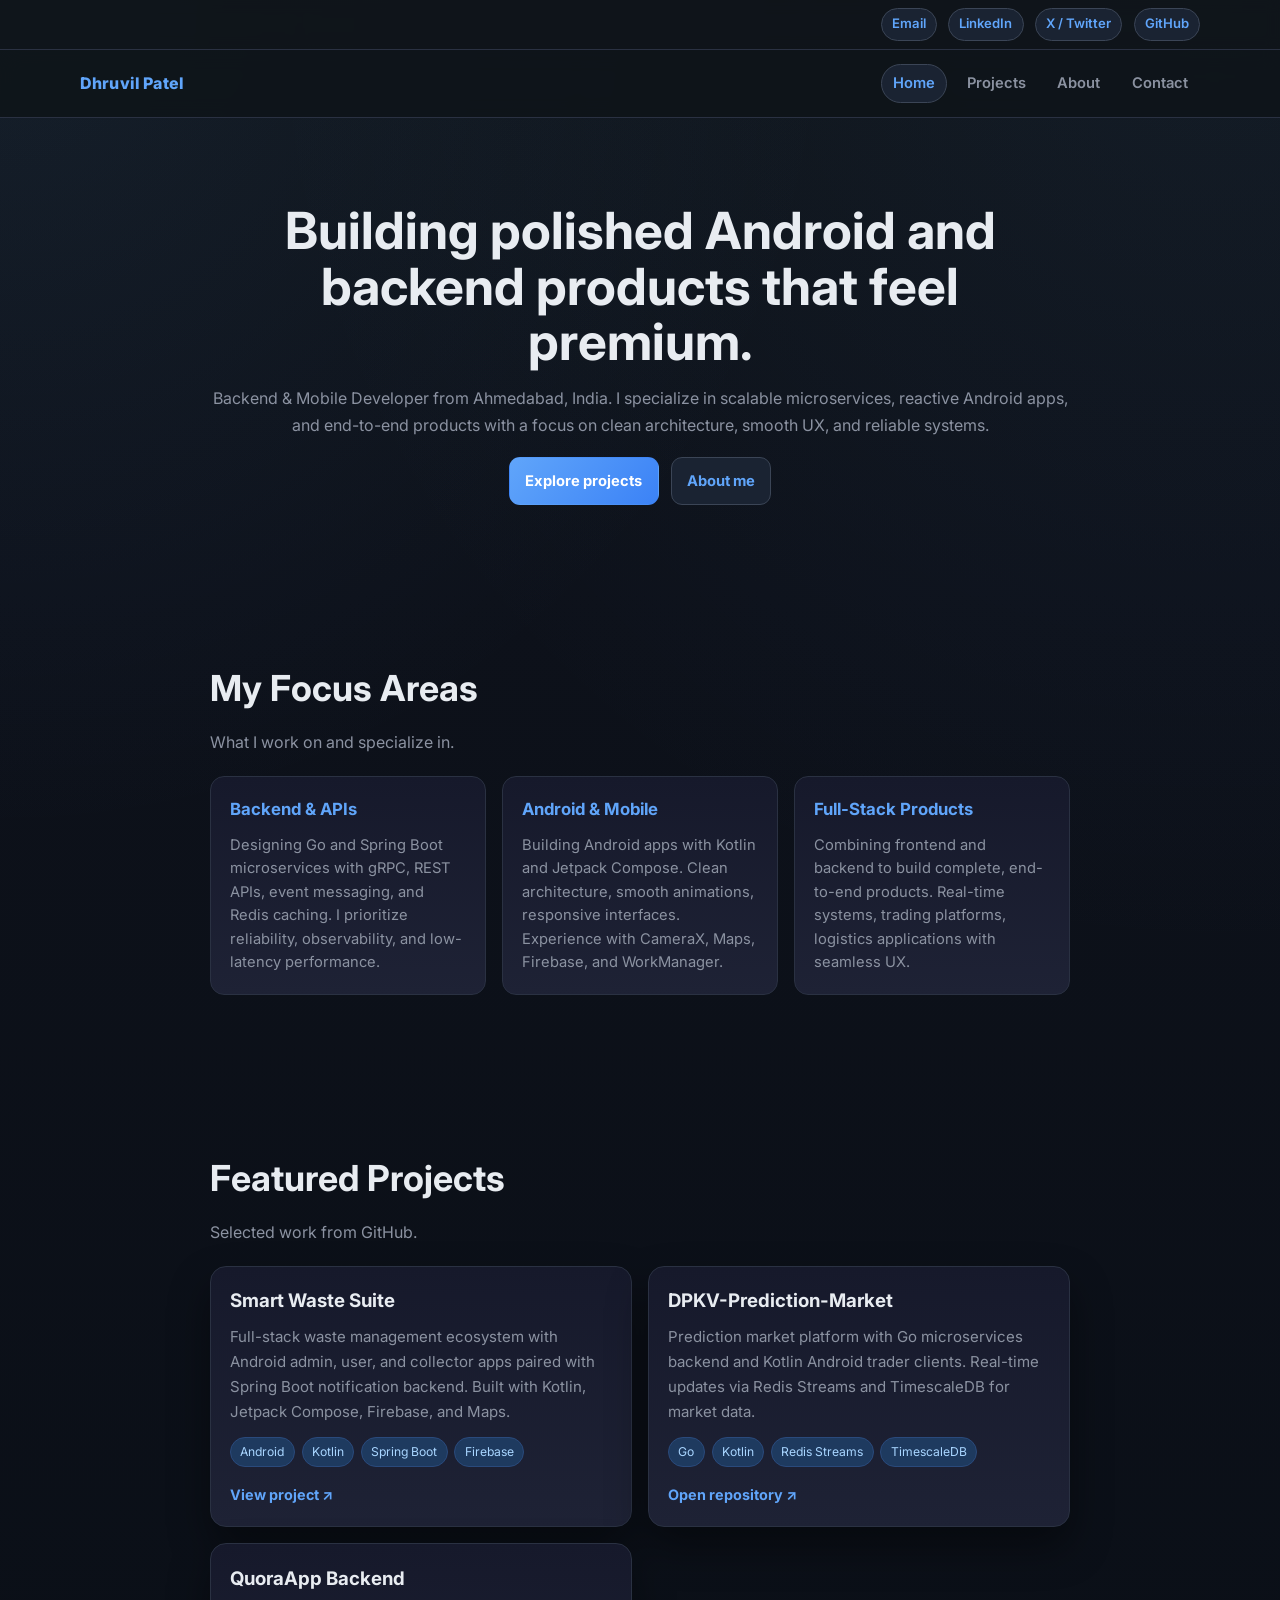
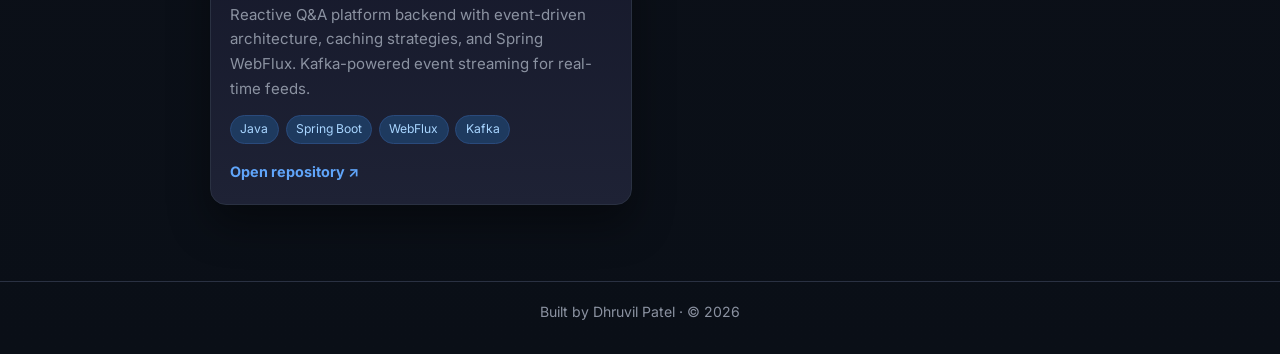
<file: index.html>
<!DOCTYPE html>
<html lang="en">
<head>
  <meta charset="UTF-8" />
  <meta name="viewport" content="width=device-width, initial-scale=1.0" />
  <meta name="description" content="Dhruvil Patel portfolio with multi-page experience, modern warm UI, and key GitHub projects including Uber-Project and Smart Waste Suite." />
  <title>Dhruvil Patel | Portfolio</title>
  <link rel="preconnect" href="https://fonts.googleapis.com" />
  <link rel="preconnect" href="https://fonts.gstatic.com" crossorigin />
  <link href="https://fonts.googleapis.com/css2?family=Inter:wght@400;500;600;700;800&display=swap" rel="stylesheet" />
  <link rel="stylesheet" href="styles.css" />
</head>
<body>
  <div class="top-socials">
    <div class="container">
      <a class="pill" href="mailto:pateldhruvil2303@gmail.com">Email</a>
      <a class="pill" href="https://www.linkedin.com/in/dhruvil-patel-507301285/" target="_blank" rel="noopener noreferrer">LinkedIn</a>
      <a class="pill" href="https://x.com/DHRUVIL23033" target="_blank" rel="noopener noreferrer">X / Twitter</a>
      <a class="pill" href="https://github.com/DHRUVILPATEL2303" target="_blank" rel="noopener noreferrer">GitHub</a>
    </div>
  </div>

  <header>
    <nav class="container" aria-label="Main navigation">
      <a class="brand" href="index.html">Dhruvil Patel</a>
      <div class="links">
        <a class="active" href="index.html">Home</a>
        <a href="projects.html">Projects</a>
        <a href="about.html">About</a>
        <a href="contact.html">Contact</a>
      </div>
    </nav>
  </header>

  <main>
    <section class="hero">
      <div class="container single-col hero-simple">
        <h1>Building polished Android and backend products that feel premium.</h1>
        <p class="subtitle">
          Backend &amp; Mobile Developer from Ahmedabad, India. I specialize in scalable microservices, reactive Android apps, and end-to-end products with a focus on clean architecture, smooth UX, and reliable systems.
        </p>
        <div class="cta">
          <a class="btn primary" href="projects.html">Explore projects</a>
          <a class="btn" href="about.html">About me</a>
        </div>
      </div>
    </section>

    <section>
      <div class="container single-col">
        <h2>My Focus Areas</h2>
        <p class="lead">What I work on and specialize in.</p>
        <div class="focus-grid">
          <article class="focus-card">
            <h3>Backend &amp; APIs</h3>
            <p>Designing Go and Spring Boot microservices with gRPC, REST APIs, event messaging, and Redis caching. I prioritize reliability, observability, and low-latency performance.</p>
          </article>
          <article class="focus-card">
            <h3>Android &amp; Mobile</h3>
            <p>Building Android apps with Kotlin and Jetpack Compose. Clean architecture, smooth animations, responsive interfaces. Experience with CameraX, Maps, Firebase, and WorkManager.</p>
          </article>
          <article class="focus-card">
            <h3>Full-Stack Products</h3>
            <p>Combining frontend and backend to build complete, end-to-end products. Real-time systems, trading platforms, logistics applications with seamless UX.</p>
          </article>
        </div>
      </div>
    </section>

    <section>
      <div class="container single-col">
        <h2>Featured Projects</h2>
        <p class="lead">Selected work from GitHub.</p>
        <div class="featured-grid">
          <article class="panel project">
            <h3>Smart Waste Suite</h3>
            <p>Full-stack waste management ecosystem with Android admin, user, and collector apps paired with Spring Boot notification backend. Built with Kotlin, Jetpack Compose, Firebase, and Maps.</p>
            <div class="chips">
              <span class="chip">Android</span><span class="chip">Kotlin</span><span class="chip">Spring Boot</span><span class="chip">Firebase</span>
            </div>
            <div class="project-links"><a href="projects.html#smart-waste-suite">View project ↗</a></div>
          </article>

          <article class="panel project">
            <h3>DPKV-Prediction-Market</h3>
            <p>Prediction market platform with Go microservices backend and Kotlin Android trader clients. Real-time updates via Redis Streams and TimescaleDB for market data.</p>
            <div class="chips">
              <span class="chip">Go</span><span class="chip">Kotlin</span><span class="chip">Redis Streams</span><span class="chip">TimescaleDB</span>
            </div>
            <div class="project-links"><a href="https://github.com/DHRUVILPATEL2303/DPKV-Prediction-Market" target="_blank" rel="noopener noreferrer">Open repository ↗</a></div>
          </article>

          <article class="panel project">
            <h3>QuoraApp Backend</h3>
            <p>Reactive Q&amp;A platform backend with event-driven architecture, caching strategies, and Spring WebFlux. Kafka-powered event streaming for real-time feeds.</p>
            <div class="chips">
              <span class="chip">Java</span><span class="chip">Spring Boot</span><span class="chip">WebFlux</span><span class="chip">Kafka</span>
            </div>
            <div class="project-links"><a href="https://github.com/DHRUVILPATEL2303/QuoraApp_Backend_Spring_boot" target="_blank" rel="noopener noreferrer">Open repository ↗</a></div>
          </article>
        </div>
      </div>
    </section>
  </main>

  <footer>
    <div class="container">Built by Dhruvil Patel · © <span data-year></span></div>
  </footer>

  <script src="script.js"></script>
</body>
</html>
</file>
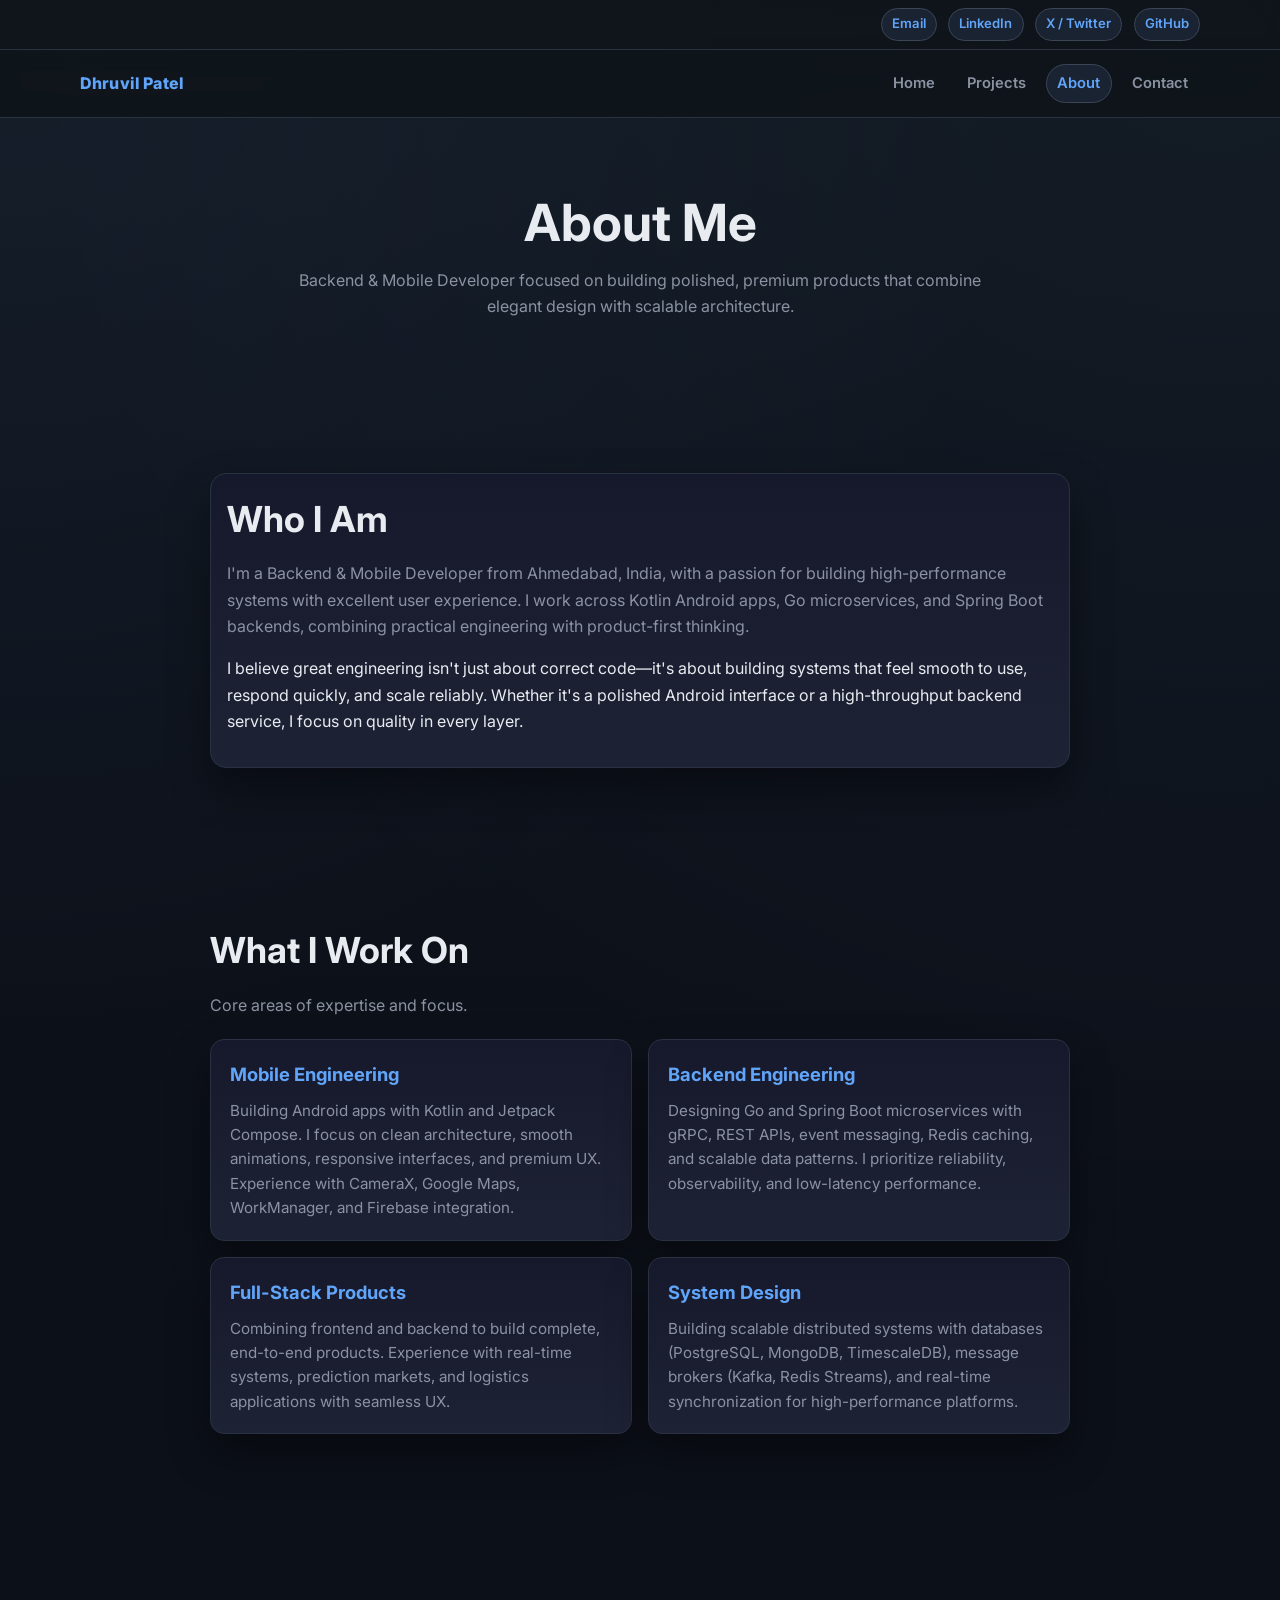
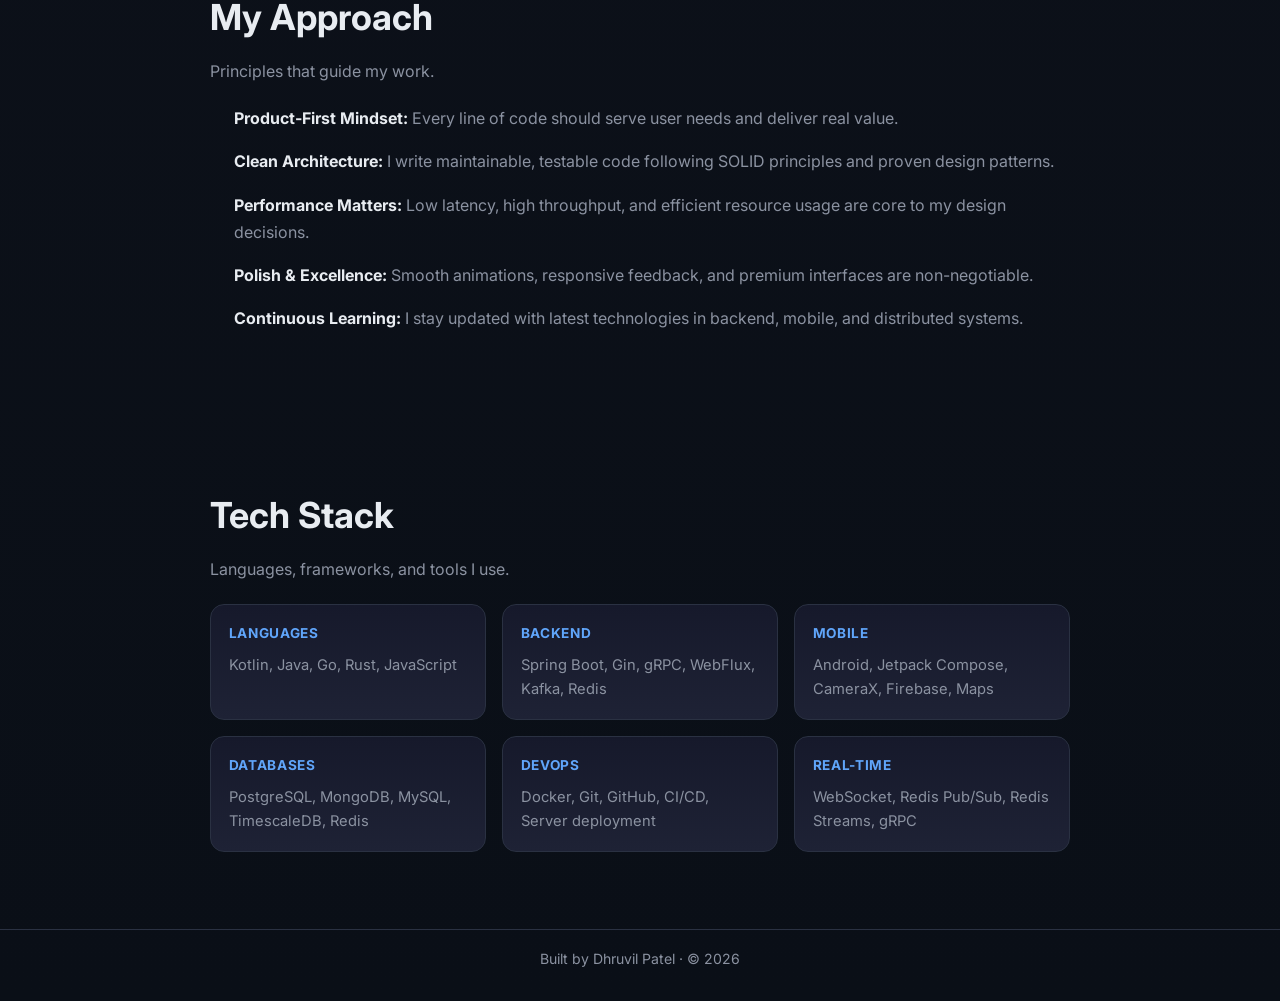
<file: about.html>
<!DOCTYPE html>
<html lang="en">
<head>
  <meta charset="UTF-8" />
  <meta name="viewport" content="width=device-width, initial-scale=1.0" />
  <meta name="description" content="About Dhruvil Patel - Android and backend developer with focus on clean architecture and high-quality user experience." />
  <title>About | Dhruvil Patel</title>
  <link rel="preconnect" href="https://fonts.googleapis.com" />
  <link rel="preconnect" href="https://fonts.gstatic.com" crossorigin />
  <link href="https://fonts.googleapis.com/css2?family=Inter:wght@400;500;600;700;800&display=swap" rel="stylesheet" />
  <link rel="stylesheet" href="styles.css" />
</head>
<body>
  <div class="top-socials">
    <div class="container">
      <a class="pill" href="mailto:pateldhruvil2303@gmail.com">Email</a>
      <a class="pill" href="https://www.linkedin.com/in/dhruvil-patel-507301285/" target="_blank" rel="noopener noreferrer">LinkedIn</a>
      <a class="pill" href="https://x.com/DHRUVIL23033" target="_blank" rel="noopener noreferrer">X / Twitter</a>
      <a class="pill" href="https://github.com/DHRUVILPATEL2303" target="_blank" rel="noopener noreferrer">GitHub</a>
    </div>
  </div>

  <header>
    <nav class="container" aria-label="Main navigation">
      <a class="brand" href="index.html">Dhruvil Patel</a>
      <div class="links">
        <a href="index.html">Home</a>
        <a href="projects.html">Projects</a>
        <a class="active" href="about.html">About</a>
        <a href="contact.html">Contact</a>
      </div>
    </nav>
  </header>

  <main>
    <section class="page-hero">
      <div class="container single-col">
        <h1>About Me</h1>
        <p>Backend &amp; Mobile Developer focused on building polished, premium products that combine elegant design with scalable architecture.</p>
      </div>
    </section>

    <section>
      <div class="container single-col">
        <article class="panel">
          <h2>Who I Am</h2>
          <p class="lead">
            I'm a Backend &amp; Mobile Developer from Ahmedabad, India, with a passion for building high-performance systems with excellent user experience. I work across Kotlin Android apps, Go microservices, and Spring Boot backends, combining practical engineering with product-first thinking.
          </p>
          <p>
            I believe great engineering isn't just about correct code—it's about building systems that feel smooth to use, respond quickly, and scale reliably. Whether it's a polished Android interface or a high-throughput backend service, I focus on quality in every layer.
          </p>
        </article>
      </div>
    </section>

    <section>
      <div class="container single-col">
        <h2>What I Work On</h2>
        <p class="lead">Core areas of expertise and focus.</p>
        <div class="grid">
          <article class="panel skill-highlight">
            <h3>Mobile Engineering</h3>
            <p>
              Building Android apps with Kotlin and Jetpack Compose. I focus on clean architecture, smooth animations, responsive interfaces, and premium UX.
              Experience with CameraX, Google Maps, WorkManager, and Firebase integration.
            </p>
          </article>
          <article class="panel skill-highlight">
            <h3>Backend Engineering</h3>
            <p>
              Designing Go and Spring Boot microservices with gRPC, REST APIs, event messaging, Redis caching, and scalable data patterns. I prioritize reliability, observability, and low-latency performance.
            </p>
          </article>
          <article class="panel skill-highlight">
            <h3>Full-Stack Products</h3>
            <p>
              Combining frontend and backend to build complete, end-to-end products. Experience with real-time systems, prediction markets, and logistics applications with seamless UX.
            </p>
          </article>
          <article class="panel skill-highlight">
            <h3>System Design</h3>
            <p>
              Building scalable distributed systems with databases (PostgreSQL, MongoDB, TimescaleDB), message brokers (Kafka, Redis Streams), and real-time synchronization for high-performance platforms.
            </p>
          </article>
        </div>
      </div>
    </section>

    <section>
      <div class="container single-col">
        <h2>My Approach</h2>
        <p class="lead">Principles that guide my work.</p>
        <ul class="approach-list">
          <li><strong>Product-First Mindset:</strong> Every line of code should serve user needs and deliver real value.</li>
          <li><strong>Clean Architecture:</strong> I write maintainable, testable code following SOLID principles and proven design patterns.</li>
          <li><strong>Performance Matters:</strong> Low latency, high throughput, and efficient resource usage are core to my design decisions.</li>
          <li><strong>Polish &amp; Excellence:</strong> Smooth animations, responsive feedback, and premium interfaces are non-negotiable.</li>
          <li><strong>Continuous Learning:</strong> I stay updated with latest technologies in backend, mobile, and distributed systems.</li>
        </ul>
      </div>
    </section>

    <section>
      <div class="container single-col">
        <h2>Tech Stack</h2>
        <p class="lead">Languages, frameworks, and tools I use.</p>
        <div class="tech-grid">
          <div class="tech-group">
            <h3>Languages</h3>
            <p>Kotlin, Java, Go, Rust, JavaScript</p>
          </div>
          <div class="tech-group">
            <h3>Backend</h3>
            <p>Spring Boot, Gin, gRPC, WebFlux, Kafka, Redis</p>
          </div>
          <div class="tech-group">
            <h3>Mobile</h3>
            <p>Android, Jetpack Compose, CameraX, Firebase, Maps</p>
          </div>
          <div class="tech-group">
            <h3>Databases</h3>
            <p>PostgreSQL, MongoDB, MySQL, TimescaleDB, Redis</p>
          </div>
          <div class="tech-group">
            <h3>DevOps</h3>
            <p>Docker, Git, GitHub, CI/CD, Server deployment</p>
          </div>
          <div class="tech-group">
            <h3>Real-Time</h3>
            <p>WebSocket, Redis Pub/Sub, Redis Streams, gRPC</p>
          </div>
        </div>
      </div>
    </section>
  </main>

  <footer>
    <div class="container">Built by Dhruvil Patel · © <span data-year></span></div>
  </footer>

  <script src="script.js"></script>
</body>
</html>
</file>
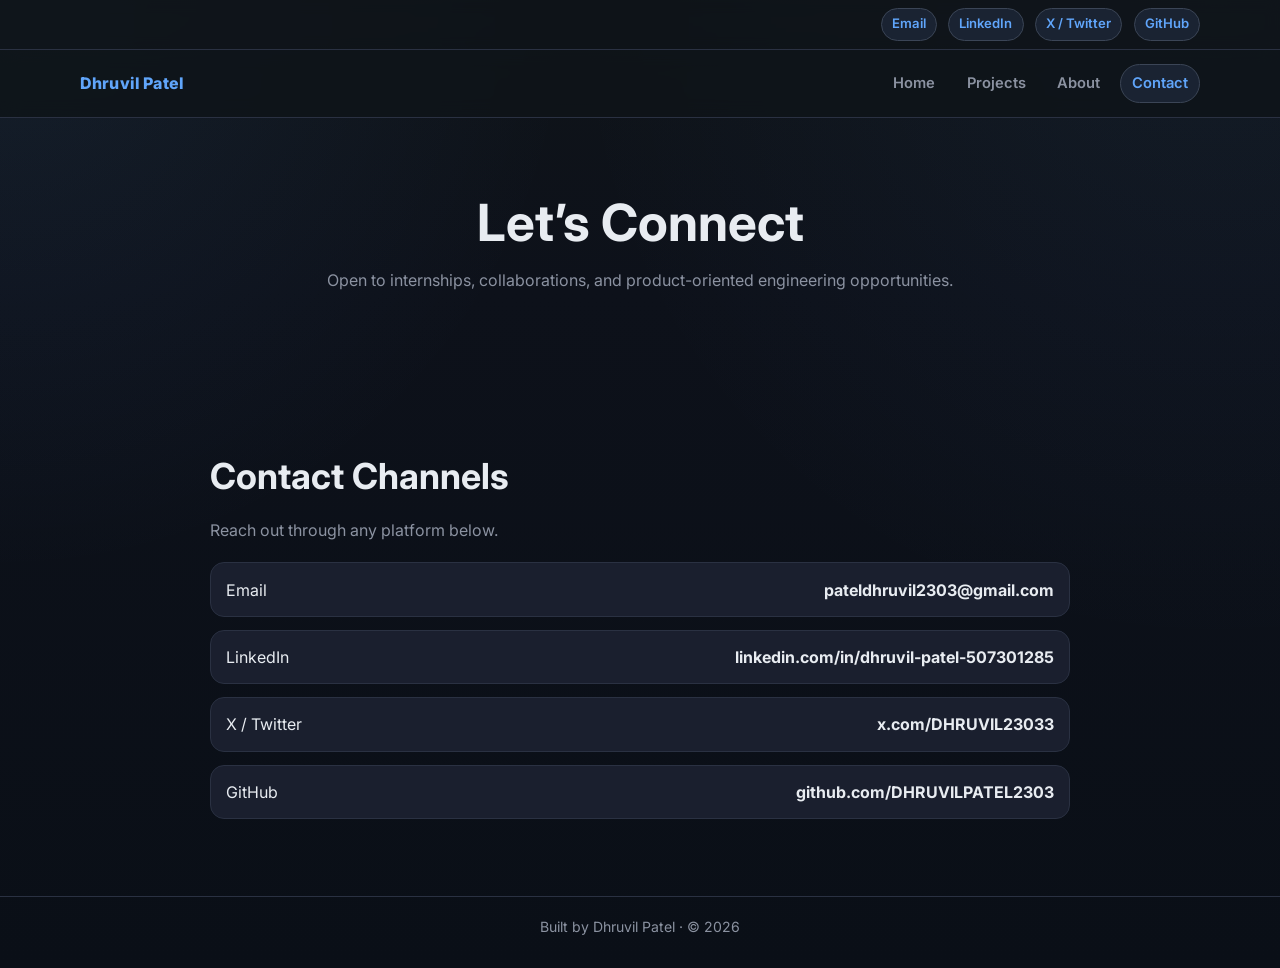
<file: contact.html>
<!DOCTYPE html>
<html lang="en">
<head>
  <meta charset="UTF-8" />
  <meta name="viewport" content="width=device-width, initial-scale=1.0" />
  <meta name="description" content="Contact Dhruvil Patel for internships, collaboration, and backend/mobile product development opportunities." />
  <title>Contact | Dhruvil Patel</title>
  <link rel="preconnect" href="https://fonts.googleapis.com" />
  <link rel="preconnect" href="https://fonts.gstatic.com" crossorigin />
  <link href="https://fonts.googleapis.com/css2?family=Inter:wght@400;500;600;700;800&display=swap" rel="stylesheet" />
  <link rel="stylesheet" href="styles.css" />
</head>
<body>
  <div class="top-socials">
    <div class="container">
      <a class="pill" href="mailto:pateldhruvil2303@gmail.com">Email</a>
      <a class="pill" href="https://www.linkedin.com/in/dhruvil-patel-507301285/" target="_blank" rel="noopener noreferrer">LinkedIn</a>
      <a class="pill" href="https://x.com/DHRUVIL23033" target="_blank" rel="noopener noreferrer">X / Twitter</a>
      <a class="pill" href="https://github.com/DHRUVILPATEL2303" target="_blank" rel="noopener noreferrer">GitHub</a>
    </div>
  </div>

  <header>
    <nav class="container" aria-label="Main navigation">
      <a class="brand" href="index.html">Dhruvil Patel</a>
      <div class="links">
        <a href="index.html">Home</a>
        <a href="projects.html">Projects</a>
        <a href="about.html">About</a>
        <a class="active" href="contact.html">Contact</a>
      </div>
    </nav>
  </header>

  <main>
    <section class="page-hero">
      <div class="container single-col">
        <h1>Let’s Connect</h1>
        <p>Open to internships, collaborations, and product-oriented engineering opportunities.</p>
      </div>
    </section>

    <section>
      <div class="container single-col">
        <h2>Contact Channels</h2>
        <p class="lead">Reach out through any platform below.</p>
        <div class="contact-grid">
          <a href="mailto:pateldhruvil2303@gmail.com"><span>Email</span><strong>pateldhruvil2303@gmail.com</strong></a>
          <a href="https://www.linkedin.com/in/dhruvil-patel-507301285/" target="_blank" rel="noopener noreferrer"><span>LinkedIn</span><strong>linkedin.com/in/dhruvil-patel-507301285</strong></a>
          <a href="https://x.com/DHRUVIL23033" target="_blank" rel="noopener noreferrer"><span>X / Twitter</span><strong>x.com/DHRUVIL23033</strong></a>
          <a href="https://github.com/DHRUVILPATEL2303" target="_blank" rel="noopener noreferrer"><span>GitHub</span><strong>github.com/DHRUVILPATEL2303</strong></a>
        </div>
      </div>
    </section>
  </main>

  <footer>
    <div class="container">Built by Dhruvil Patel · © <span data-year></span></div>
  </footer>

  <script src="script.js"></script>
</body>
</html>
</file>
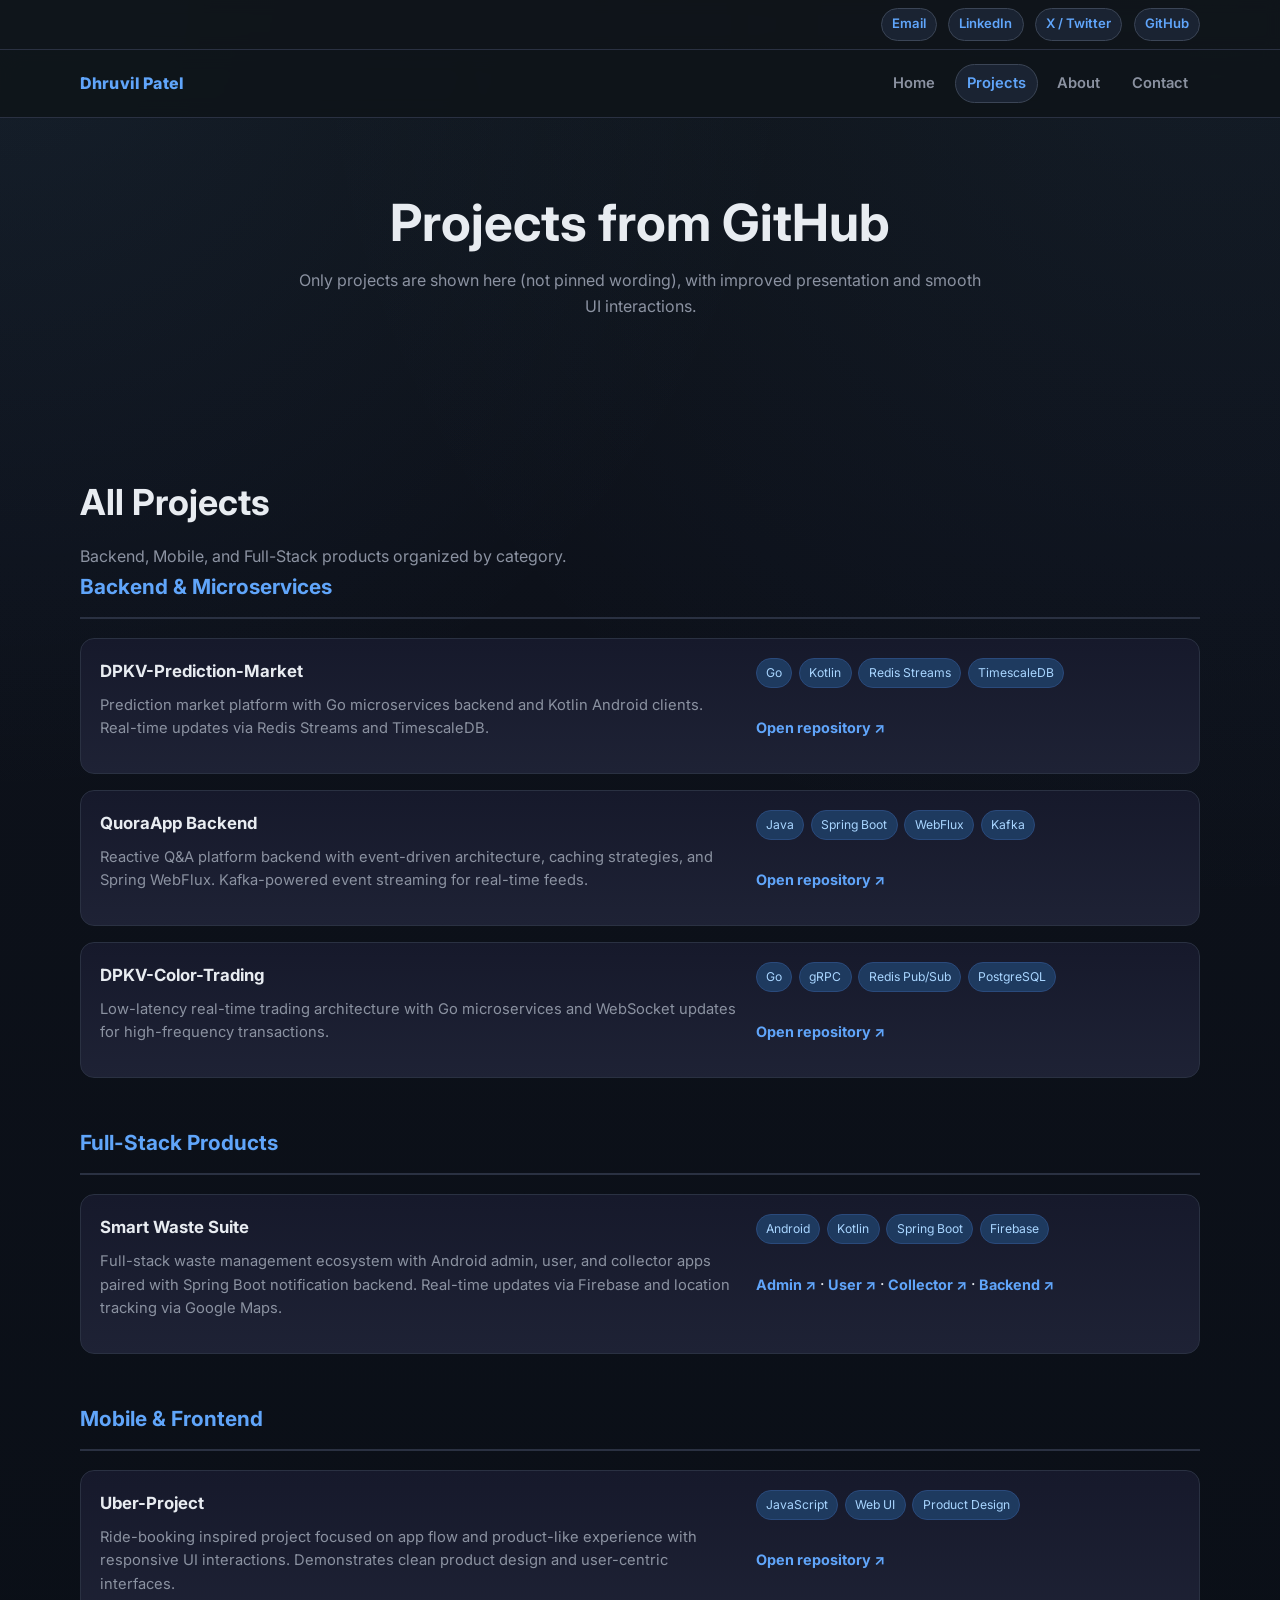
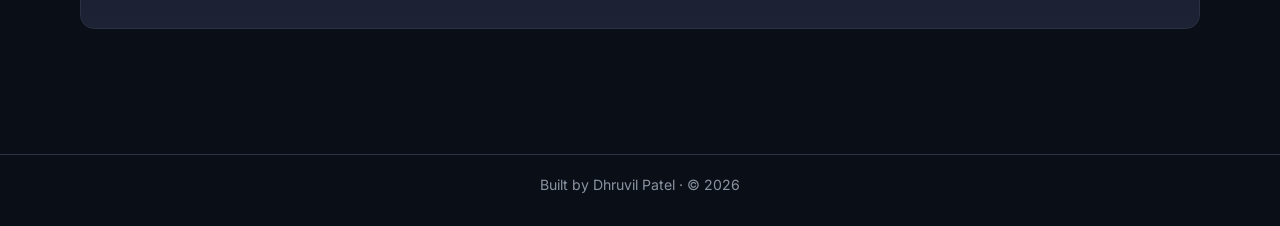
<file: projects.html>
<!DOCTYPE html>
<html lang="en">
<head>
  <meta charset="UTF-8" />
  <meta name="viewport" content="width=device-width, initial-scale=1.0" />
  <meta name="description" content="Project portfolio of Dhruvil Patel with Uber-Project, Smart Waste Suite, and backend/mobile system projects from GitHub." />
  <title>Projects | Dhruvil Patel</title>
  <link rel="preconnect" href="https://fonts.googleapis.com" />
  <link rel="preconnect" href="https://fonts.gstatic.com" crossorigin />
  <link href="https://fonts.googleapis.com/css2?family=Inter:wght@400;500;600;700;800&display=swap" rel="stylesheet" />
  <link rel="stylesheet" href="styles.css" />
</head>
<body>
  <div class="top-socials">
    <div class="container">
      <a class="pill" href="mailto:pateldhruvil2303@gmail.com">Email</a>
      <a class="pill" href="https://www.linkedin.com/in/dhruvil-patel-507301285/" target="_blank" rel="noopener noreferrer">LinkedIn</a>
      <a class="pill" href="https://x.com/DHRUVIL23033" target="_blank" rel="noopener noreferrer">X / Twitter</a>
      <a class="pill" href="https://github.com/DHRUVILPATEL2303" target="_blank" rel="noopener noreferrer">GitHub</a>
    </div>
  </div>

  <header>
    <nav class="container" aria-label="Main navigation">
      <a class="brand" href="index.html">Dhruvil Patel</a>
      <div class="links">
        <a href="index.html">Home</a>
        <a class="active" href="projects.html">Projects</a>
        <a href="about.html">About</a>
        <a href="contact.html">Contact</a>
      </div>
    </nav>
  </header>

  <main>
    <section class="page-hero">
      <div class="container single-col">
        <h1>Projects from GitHub</h1>
        <p>Only projects are shown here (not pinned wording), with improved presentation and smooth UI interactions.</p>
      </div>
    </section>

    <section>
      <div class="container">
        <h2>All Projects</h2>
        <p class="lead">Backend, Mobile, and Full-Stack products organized by category.</p>

        <div class="project-section">
          <h3 class="category-title">Backend &amp; Microservices</h3>
          <div class="projects-table">
            <article class="project-row">
              <div class="project-info">
                <h4>DPKV-Prediction-Market</h4>
                <p>Prediction market platform with Go microservices backend and Kotlin Android clients. Real-time updates via Redis Streams and TimescaleDB.</p>
              </div>
              <div class="project-meta">
                <div class="chips">
                  <span class="chip">Go</span><span class="chip">Kotlin</span><span class="chip">Redis Streams</span><span class="chip">TimescaleDB</span>
                </div>
                <div class="project-links"><a href="https://github.com/DHRUVILPATEL2303/DPKV-Prediction-Market" target="_blank" rel="noopener noreferrer">Open repository ↗</a></div>
              </div>
            </article>

            <article class="project-row">
              <div class="project-info">
                <h4>QuoraApp Backend</h4>
                <p>Reactive Q&amp;A platform backend with event-driven architecture, caching strategies, and Spring WebFlux. Kafka-powered event streaming for real-time feeds.</p>
              </div>
              <div class="project-meta">
                <div class="chips">
                  <span class="chip">Java</span><span class="chip">Spring Boot</span><span class="chip">WebFlux</span><span class="chip">Kafka</span>
                </div>
                <div class="project-links"><a href="https://github.com/DHRUVILPATEL2303/QuoraApp_Backend_Spring_boot" target="_blank" rel="noopener noreferrer">Open repository ↗</a></div>
              </div>
            </article>

            <article class="project-row">
              <div class="project-info">
                <h4>DPKV-Color-Trading</h4>
                <p>Low-latency real-time trading architecture with Go microservices and WebSocket updates for high-frequency transactions.</p>
              </div>
              <div class="project-meta">
                <div class="chips">
                  <span class="chip">Go</span><span class="chip">gRPC</span><span class="chip">Redis Pub/Sub</span><span class="chip">PostgreSQL</span>
                </div>
                <div class="project-links"><a href="https://github.com/DHRUVILPATEL2303/DPKV-Color-Trading" target="_blank" rel="noopener noreferrer">Open repository ↗</a></div>
              </div>
            </article>
          </div>
        </div>

        <div class="project-section">
          <h3 class="category-title">Full-Stack Products</h3>
          <div class="projects-table">
            <article class="project-row" id="smart-waste-suite">
              <div class="project-info">
                <h4>Smart Waste Suite</h4>
                <p>Full-stack waste management ecosystem with Android admin, user, and collector apps paired with Spring Boot notification backend. Real-time updates via Firebase and location tracking via Google Maps.</p>
              </div>
              <div class="project-meta">
                <div class="chips">
                  <span class="chip">Android</span><span class="chip">Kotlin</span><span class="chip">Spring Boot</span><span class="chip">Firebase</span>
                </div>
                <div class="project-links">
                  <a href="https://github.com/DHRUVILPATEL2303/SmartWaste-Admin" target="_blank" rel="noopener noreferrer">Admin ↗</a> · 
                  <a href="https://github.com/DHRUVILPATEL2303/SmartWaste-User" target="_blank" rel="noopener noreferrer">User ↗</a> · 
                  <a href="https://github.com/DHRUVILPATEL2303/SmartWaste-Waste-Collector" target="_blank" rel="noopener noreferrer">Collector ↗</a> · 
                  <a href="https://github.com/DHRUVILPATEL2303/Smart_Waste_Notification_Backend_Spring_boot" target="_blank" rel="noopener noreferrer">Backend ↗</a>
                </div>
              </div>
            </article>
          </div>
        </div>

        <div class="project-section">
          <h3 class="category-title">Mobile &amp; Frontend</h3>
          <div class="projects-table">
            <article class="project-row">
              <div class="project-info">
                <h4>Uber-Project</h4>
                <p>Ride-booking inspired project focused on app flow and product-like experience with responsive UI interactions. Demonstrates clean product design and user-centric interfaces.</p>
              </div>
              <div class="project-meta">
                <div class="chips">
                  <span class="chip">JavaScript</span><span class="chip">Web UI</span><span class="chip">Product Design</span>
                </div>
                <div class="project-links"><a href="https://github.com/DHRUVILPATEL2303/Uber-Project" target="_blank" rel="noopener noreferrer">Open repository ↗</a></div>
              </div>
            </article>
          </div>
        </div>
      </div>
    </section>
  </main>

  <footer>
    <div class="container">Built by Dhruvil Patel · © <span data-year></span></div>
  </footer>

  <script src="script.js"></script>
</body>
</html>
</file>
<file: styles.css>
:root {
  --bg: #0f1419;
  --bg-soft: #1a1f2e;
  --surface: #16192b;
  --surface-2: #1e2235;
  --text: #e8ecf1;
  --muted: #8b92a1;
  --line: #2a3142;
  --brand: #60a5fa;
  --brand-dark: #3b82f6;
  --shadow: 0 20px 40px rgba(0, 0, 0, 0.4);
  --max: 1120px;
}

* { box-sizing: border-box; }

html { scroll-behavior: smooth; }

body {
  margin: 0;
  font-family: Inter, system-ui, -apple-system, Segoe UI, Roboto, sans-serif;
  color: var(--text);
  background:
    radial-gradient(circle at 0% 0%, rgba(96, 165, 250, 0.08), transparent 36%),
    radial-gradient(circle at 95% 0%, rgba(96, 165, 250, 0.06), transparent 42%),
    linear-gradient(180deg, var(--bg), #0d111a 30%, #0a0f17 100%);
  line-height: 1.65;
}

.container { width: min(100% - 2rem, var(--max)); margin: 0 auto; }

.top-socials {
  border-bottom: 1px solid var(--line);
  background: rgba(15, 20, 25, 0.82);
  backdrop-filter: blur(7px);
}

.top-socials .container {
  padding: 0.5rem 0;
  display: flex;
  align-items: center;
  justify-content: flex-end;
  gap: 0.7rem;
  flex-wrap: wrap;
}

.pill {
  text-decoration: none;
  color: var(--brand);
  font-weight: 600;
  font-size: 0.82rem;
  border: 1px solid #3b4556;
  border-radius: 999px;
  padding: 0.28rem 0.64rem;
  background: #1a2332;
  transition: transform .22s ease, box-shadow .22s ease, border-color .22s ease;
}

.pill:hover {
  transform: translateY(-2px);
  border-color: #4a5568;
  box-shadow: 0 8px 18px rgba(96, 165, 250, 0.12);
}

header {
  position: sticky;
  top: 0;
  z-index: 30;
  border-bottom: 1px solid var(--line);
  background: rgba(15, 20, 25, 0.86);
  backdrop-filter: blur(10px);
}

nav {
  display: flex;
  align-items: center;
  justify-content: space-between;
  gap: 1rem;
  padding: 0.9rem 0;
}

.brand {
  text-decoration: none;
  color: var(--brand);
  font-weight: 800;
  letter-spacing: 0.01em;
}

.links { display: flex; gap: 0.5rem; flex-wrap: wrap; }

.links a {
  text-decoration: none;
  color: var(--muted);
  font-weight: 600;
  font-size: 0.92rem;
  padding: 0.4rem 0.68rem;
  border-radius: 999px;
  border: 1px solid transparent;
}

.links a:hover, .links a.active {
  border-color: #3b4556;
  color: var(--brand);
  background: #1a2332;
}

main { min-height: calc(100vh - 188px); }
section { padding: 4.8rem 0; animation: enter .7s ease both; }

.hero { padding-top: 5.3rem; }

.hero-simple {
  text-align: center;
  max-width: 820px;
}

h1 {
  font-size: clamp(2.1rem, 4vw, 3.7rem);
  line-height: 1.08;
  margin: 0 0 1rem;
}

h2 {
  margin: 0 0 0.7rem;
  font-size: clamp(1.6rem, 2.8vw, 2.4rem);
}

.lead, .subtitle { color: var(--muted); margin: 0; }

.cta { margin-top: 1.2rem; display: flex; gap: 0.75rem; flex-wrap: wrap; justify-content: center; }

.btn {
  display: inline-flex;
  align-items: center;
  justify-content: center;
  text-decoration: none;
  font-weight: 700;
  font-size: 0.92rem;
  border-radius: 11px;
  padding: 0.68rem 0.95rem;
  border: 1px solid #3b4556;
  color: var(--brand);
  background: #1a2332;
  transition: transform .23s ease, box-shadow .23s ease, background .23s ease;
}

.btn:hover { transform: translateY(-2px); box-shadow: 0 9px 20px rgba(96, 165, 250, 0.2); }

.btn.primary {
  border-color: transparent;
  color: #fff;
  background: linear-gradient(130deg, #60a5fa, var(--brand-dark));
}

.panel {
  border: 1px solid var(--line);
  border-radius: 16px;
  padding: 1rem;
  background: linear-gradient(180deg, var(--surface), var(--surface-2));
  box-shadow: var(--shadow);
}

.meta-list { margin: 0; padding: 0; list-style: none; display: grid; gap: 0.62rem; }
.meta-list li { color: var(--muted); font-size: 0.95rem; }
.meta-list strong { color: var(--text); display: block; margin-bottom: 0.08rem; }

.grid {
  margin-top: 1.3rem;
  display: grid;
  gap: 1rem;
  grid-template-columns: repeat(2, minmax(0, 1fr));
}

.project { transition: transform .25s ease, box-shadow .25s ease; }
.project:hover { transform: translateY(-5px); box-shadow: 0 26px 42px rgba(96, 165, 250, 0.15); }

.project h3 { margin: 0 0 0.5rem; }
.project p { margin: 0 0 0.8rem; color: var(--muted); font-size: 0.94rem; }

.featured-grid .project h3 { margin: 0 0 0.5rem; }

.chips { display: flex; flex-wrap: wrap; gap: 0.43rem; }
.chip {
  font-size: 0.76rem;
  border-radius: 999px;
  padding: 0.24rem 0.58rem;
  color: #a8d5ff;
  background: #1e3a5f;
  border: 1px solid #2a4a7c;
}

.project-links { margin-top: 0.86rem; }
.project-links a {
  color: var(--brand);
  text-decoration: none;
  font-weight: 700;
  font-size: 0.9rem;
}

.page-hero {
  padding-top: 4.8rem;
  text-align: center;
}

.page-hero h1 { margin-inline: auto; max-width: 18ch; }
.page-hero p { margin: 0 auto; max-width: 70ch; color: var(--muted); }

.single-col { max-width: 860px; margin: 0 auto; }

.contact-grid {
  margin-top: 1.2rem;
  display: grid;
  gap: 0.8rem;
}

.contact-grid a {
  text-decoration: none;
  color: var(--text);
  border: 1px solid var(--line);
  border-radius: 14px;
  padding: 0.82rem 0.95rem;
  background: #1a1f2e;
  display: flex;
  justify-content: space-between;
  align-items: center;
  gap: 0.8rem;
  transition: transform .22s ease, box-shadow .22s ease;
}

.contact-grid a:hover { transform: translateY(-3px); box-shadow: 0 14px 24px rgba(96, 165, 250, 0.12); }

footer {
  border-top: 1px solid var(--line);
  padding: 1.1rem 0 1.9rem;
  color: var(--muted);
  font-size: 0.88rem;
  text-align: center;
}

@keyframes enter {
  from { opacity: 0; transform: translateY(18px); }
  to { opacity: 1; transform: translateY(0); }
}

/* Focus Cards on Homepage */
.focus-grid {
  margin-top: 1.3rem;
  display: grid;
  gap: 1rem;
  grid-template-columns: repeat(3, minmax(0, 1fr));
}

.focus-card {
  border: 1px solid var(--line);
  border-radius: 14px;
  padding: 1.2rem;
  background: linear-gradient(180deg, var(--surface), var(--surface-2));
  transition: transform .25s ease, box-shadow .25s ease;
}

.focus-card:hover {
  transform: translateY(-3px);
  box-shadow: 0 18px 34px rgba(96, 165, 250, 0.1);
}

.focus-card h3 {
  margin: 0 0 0.6rem;
  font-size: 1.05rem;
  color: var(--brand);
}

.focus-card p {
  margin: 0;
  color: var(--muted);
  font-size: 0.92rem;
  line-height: 1.6;
}

/* Featured Projects on Homepage */
.featured-grid {
  margin-top: 1.3rem;
  display: grid;
  gap: 1rem;
  grid-template-columns: repeat(2, minmax(0, 1fr));
}

.featured-grid .project { padding: 1.2rem; }

/* Project Sections */
.project-section {
  margin-bottom: 3rem;
}

.category-title {
  margin: 0 0 1.2rem;
  font-size: 1.3rem;
  color: var(--brand);
  font-weight: 700;
  padding-bottom: 0.8rem;
  border-bottom: 2px solid var(--line);
}

/* Projects Table Layout */
.projects-table {
  display: flex;
  flex-direction: column;
  gap: 1rem;
}

.project-row {
  border: 1px solid var(--line);
  border-radius: 14px;
  padding: 1.2rem;
  background: linear-gradient(180deg, var(--surface), var(--surface-2));
  display: grid;
  grid-template-columns: 1.5fr 1fr;
  gap: 1.2rem;
  align-items: start;
  transition: transform .25s ease, box-shadow .25s ease;
}

.project-row:hover {
  transform: translateY(-3px);
  box-shadow: 0 18px 34px rgba(96, 165, 250, 0.1);
}

.project-row h4 {
  margin: 0 0 0.5rem;
  font-size: 1.05rem;
  color: var(--text);
}

.project-row p {
  margin: 0 0 0.8rem;
  color: var(--muted);
  font-size: 0.92rem;
  line-height: 1.6;
}

.project-meta {
  display: flex;
  flex-direction: column;
  gap: 0.8rem;
}

.project-meta .chips {
  display: flex;
  flex-wrap: wrap;
  gap: 0.43rem;
}

/* Skill Highlights on About Page */
.skill-highlight {
  border: 1px solid var(--line);
  border-radius: 14px;
  padding: 1.2rem;
  background: linear-gradient(180deg, var(--surface), var(--surface-2));
  transition: transform .25s ease, box-shadow .25s ease;
}

.skill-highlight:hover {
  transform: translateY(-4px);
  box-shadow: 0 20px 38px rgba(96, 165, 250, 0.12);
}

.skill-highlight h3 {
  margin: 0 0 0.6rem;
  font-size: 1.15rem;
  color: var(--brand);
}

.skill-highlight p {
  margin: 0;
  color: var(--muted);
  font-size: 0.95rem;
  line-height: 1.6;
}

/* Approach List */
.approach-list {
  margin: 1.3rem 0 0;
  padding: 0 0 0 1.5rem;
  list-style: none;
  display: flex;
  flex-direction: column;
  gap: 1rem;
}

.approach-list li {
  color: var(--muted);
  font-size: 1rem;
  line-height: 1.7;
}

.approach-list strong {
  color: var(--text);
}

/* Tech Grid */
.tech-grid {
  margin-top: 1.3rem;
  display: grid;
  gap: 1rem;
  grid-template-columns: repeat(3, minmax(0, 1fr));
}

.tech-group {
  border: 1px solid var(--line);
  border-radius: 14px;
  padding: 1.1rem;
  background: linear-gradient(180deg, var(--surface), var(--surface-2));
}

.tech-group h3 {
  margin: 0 0 0.6rem;
  color: var(--brand);
  font-weight: 700;
  text-transform: uppercase;
  letter-spacing: 0.05em;
  font-size: 0.85rem;
}

.tech-group p {
  margin: 0;
  color: var(--muted);
  font-size: 0.92rem;
  line-height: 1.6;
}

@media (max-width: 980px) {
  .hero-grid, .grid, .skills-grid, .focus-grid, .featured-grid, .tech-grid { grid-template-columns: 1fr; }
  .project-row { grid-template-columns: 1fr; }
}

@media (max-width: 740px) {
  nav { flex-direction: column; align-items: flex-start; }
  .hero { padding-top: 4.6rem; }
  section { padding: 3.8rem 0; }
  .top-socials .container { justify-content: flex-start; }
  .cta { justify-content: flex-start; }
}
</file>
